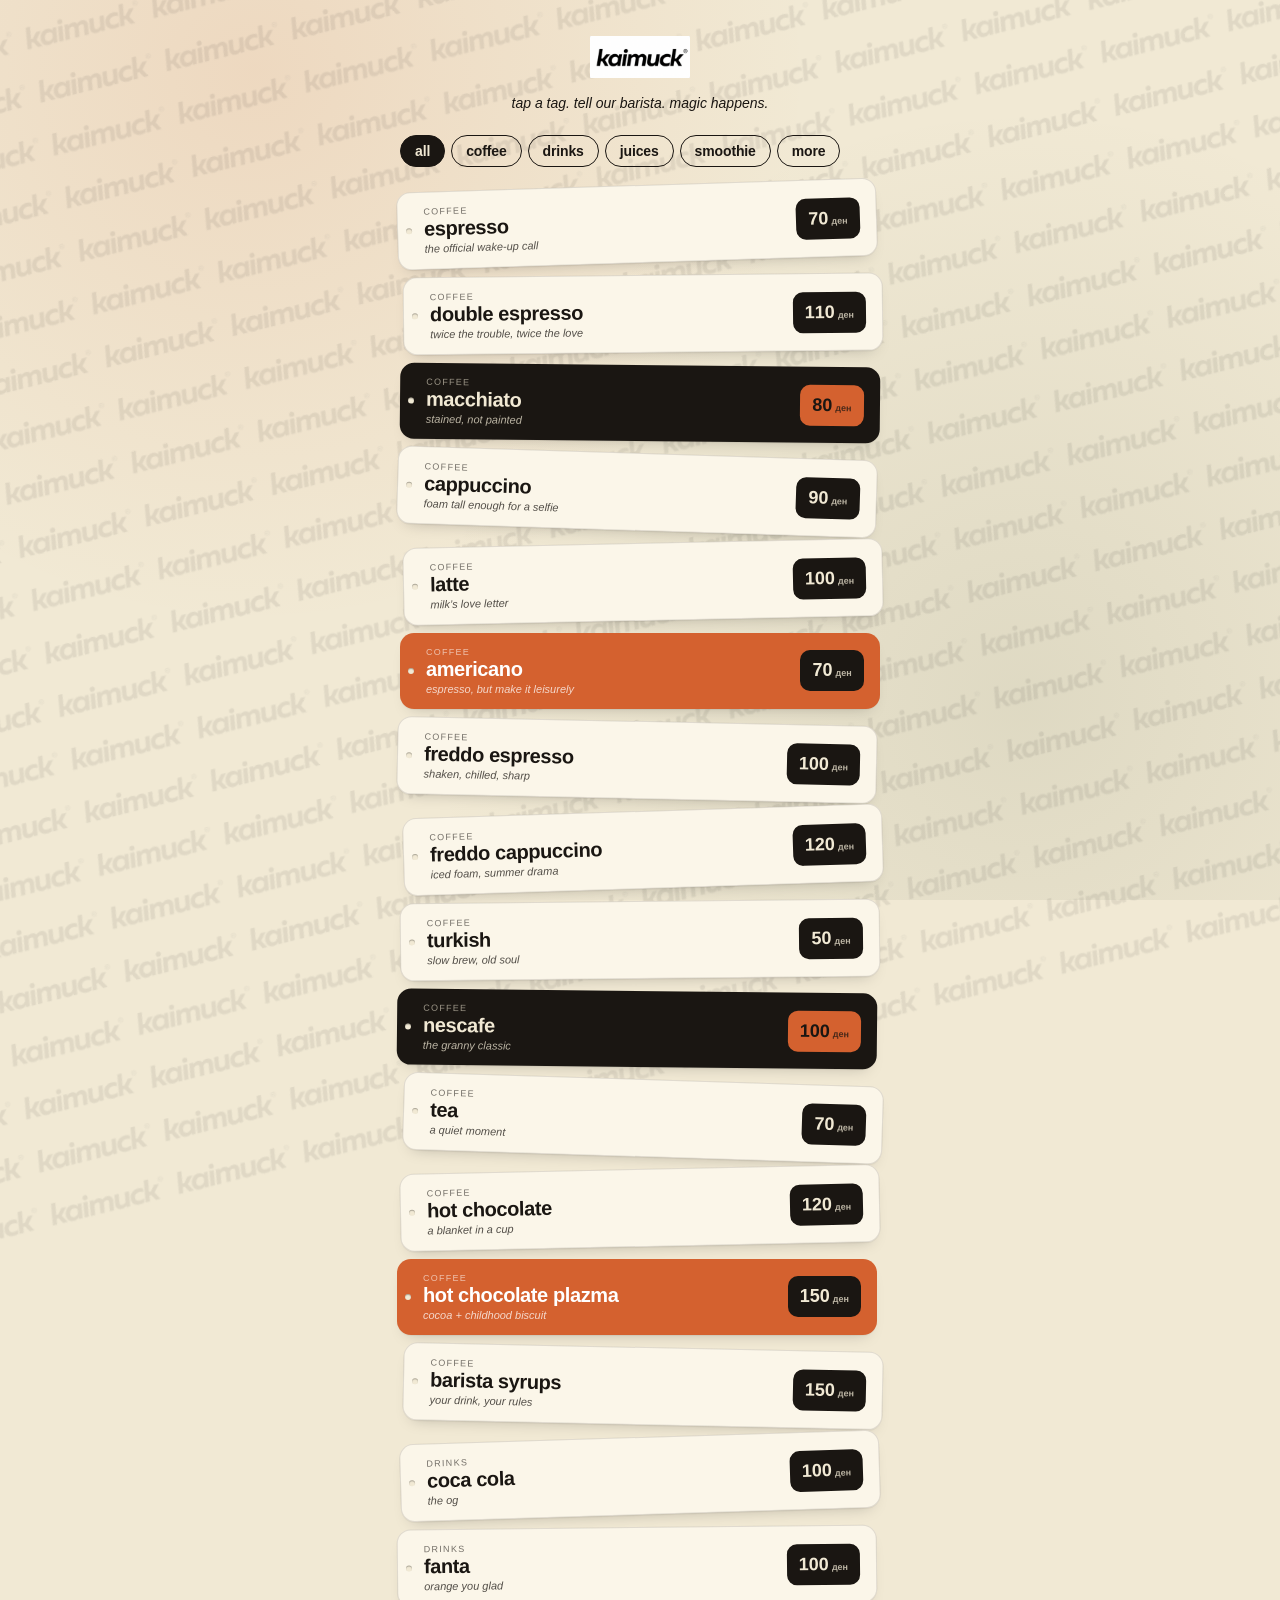
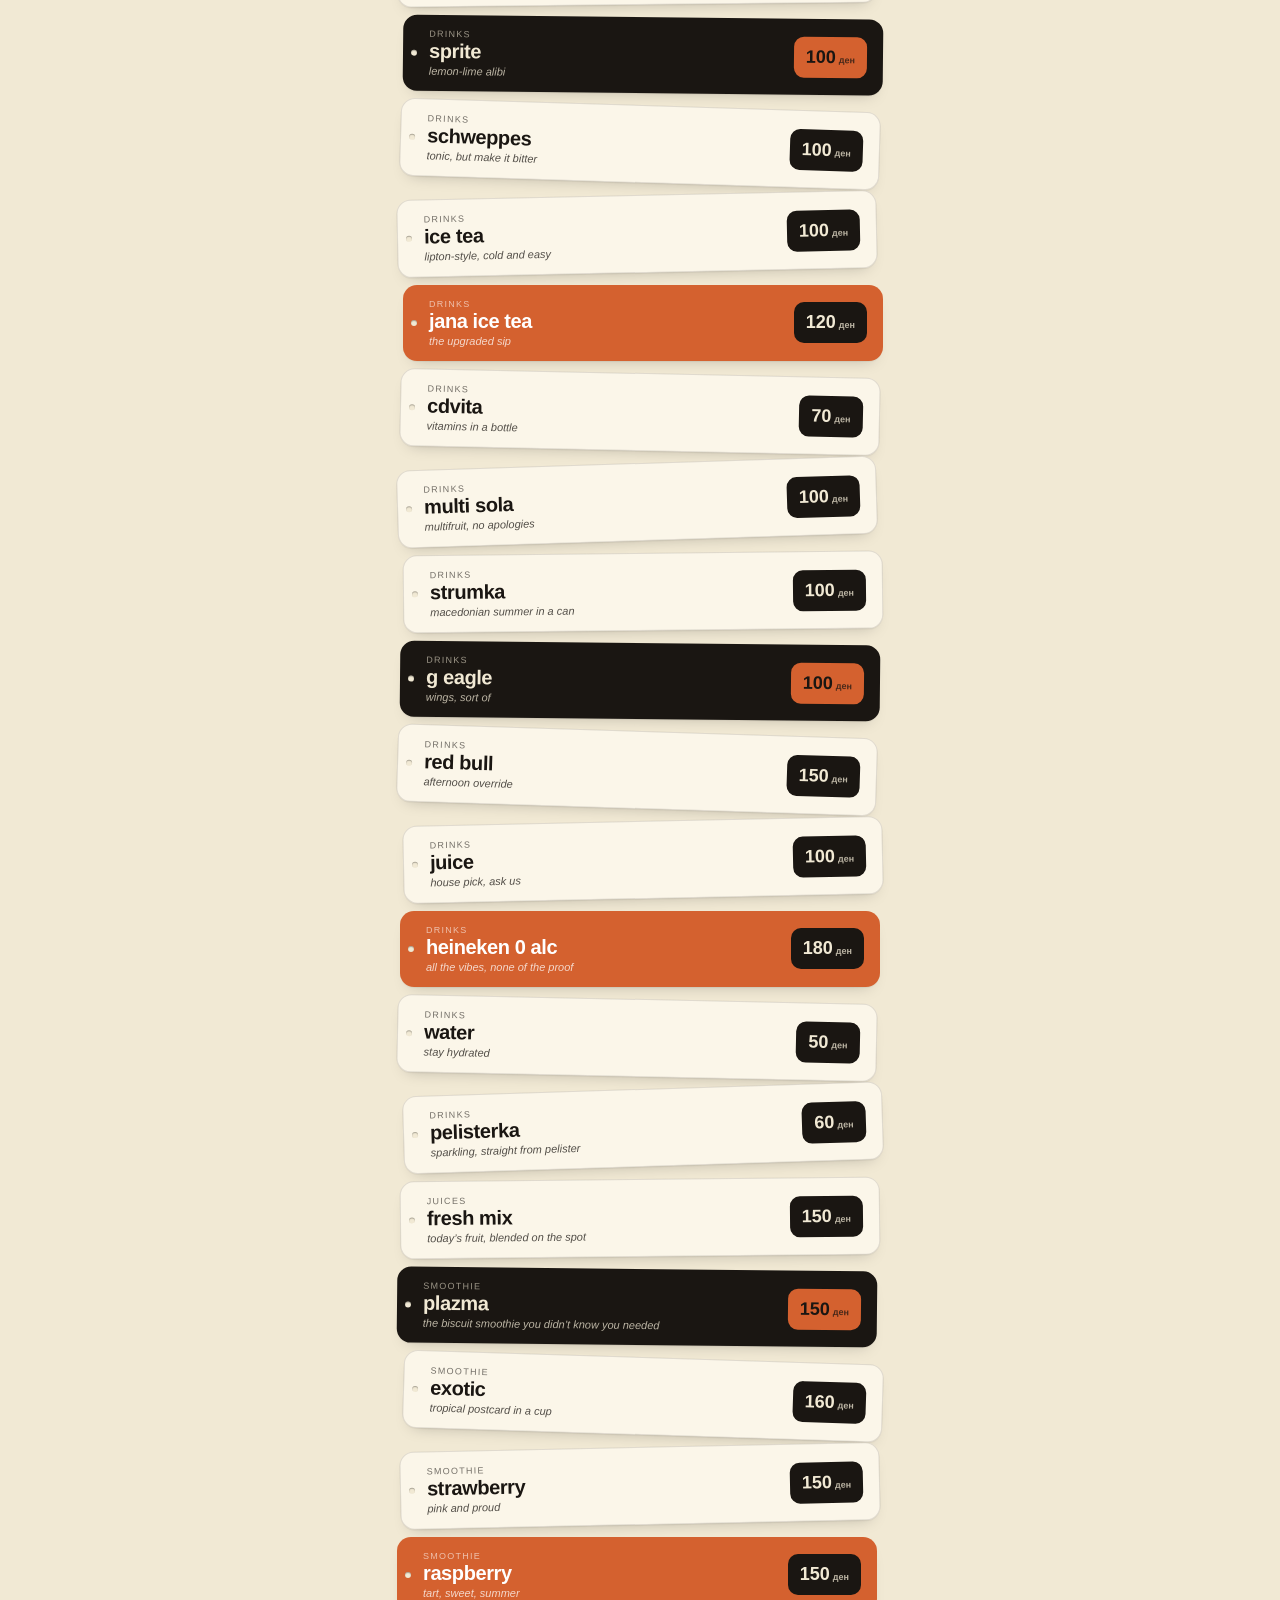
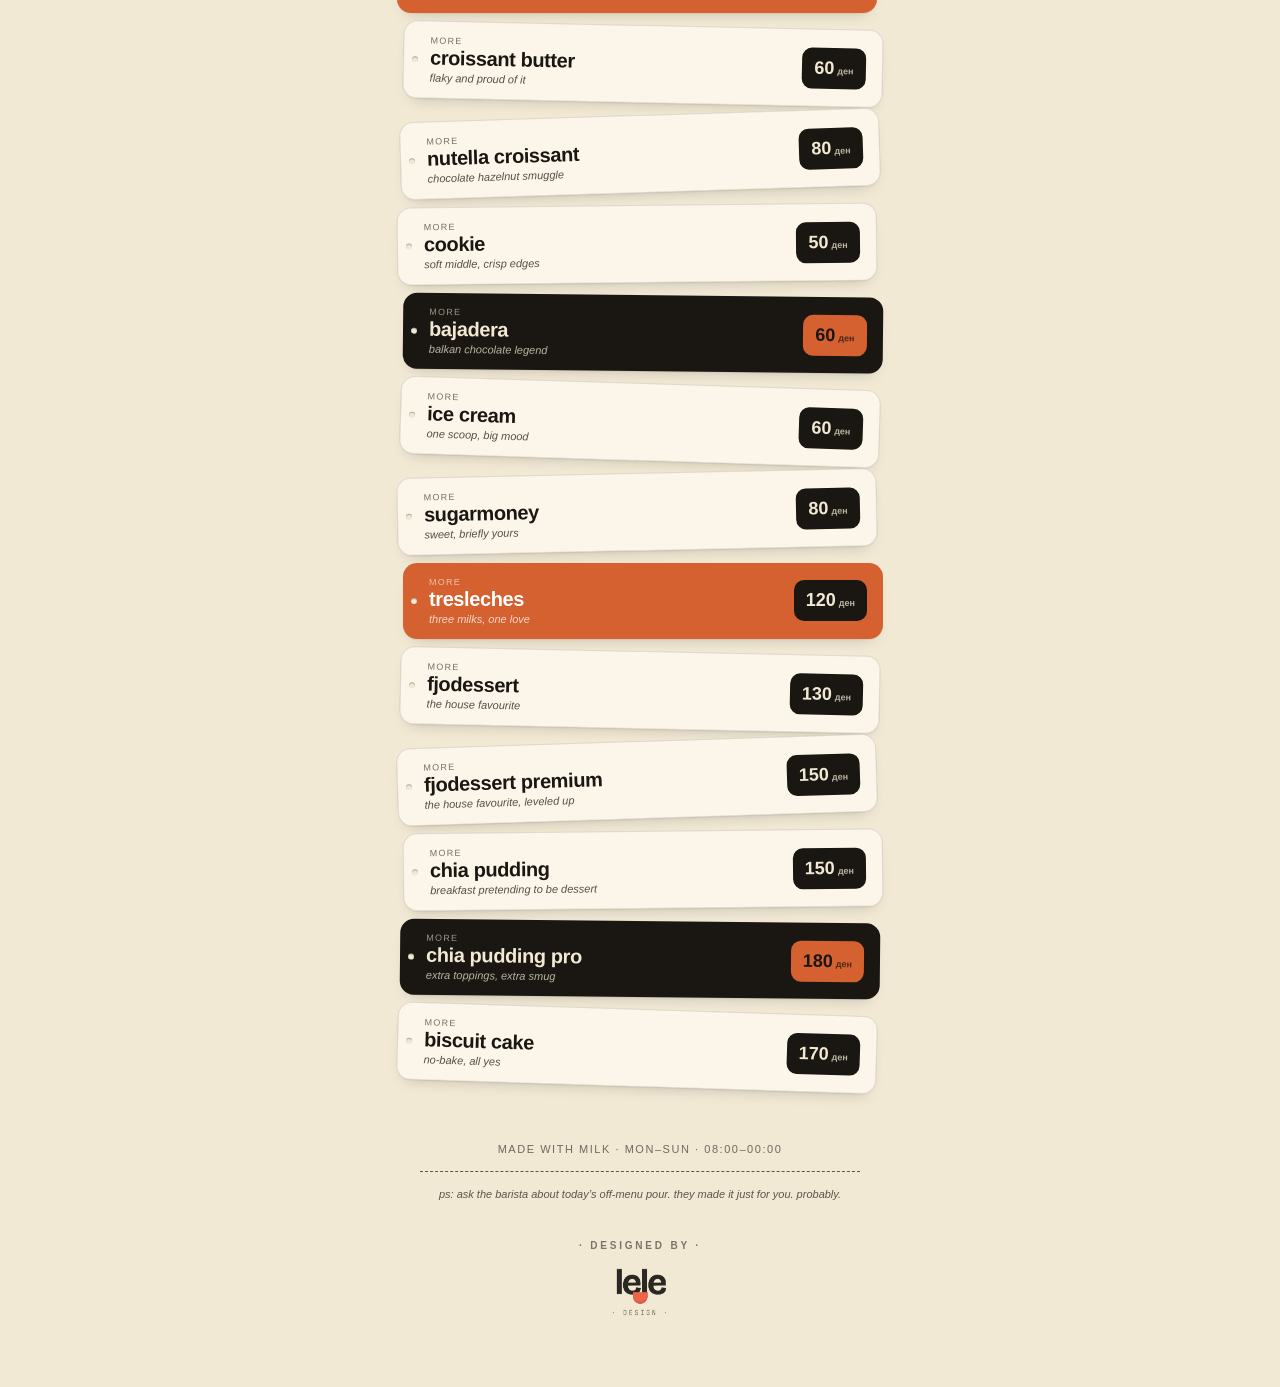
<file: index.html>
<!DOCTYPE html>
<html lang="en">
<head>
  <meta charset="UTF-8" />
  <meta name="viewport" content="width=device-width, initial-scale=1, viewport-fit=cover" />
  <meta name="theme-color" content="#f1e9d4" />
  <meta name="description" content="kaimuck — specialty coffee, skopje. menu." />

  <title>kaimuck · menu</title>

  <!-- Favicon (small inline SVG, no extra file) -->
  <link rel="icon" type="image/svg+xml" href="data:image/svg+xml,
    %3Csvg xmlns='http://www.w3.org/2000/svg' viewBox='0 0 64 64'%3E
      %3Crect width='64' height='64' rx='14' fill='%231a1612'/%3E
      %3Ccircle cx='32' cy='32' r='14' fill='%23d4612f'/%3E
    %3C/svg%3E" />

  <link rel="stylesheet" href="styles.css" />
</head>
<body data-theme="pattern">
  <main>
    <header>
      <img src="assets/kaimuck-logo.png" alt="kaimuck" />
      <p class="tagline" id="hero">tap a tag. tell our barista. magic happens.</p>
    </header>

    <nav class="filters" id="filters" aria-label="menu categories"></nav>

    <section class="wall" id="wall" aria-label="menu items"></section>

    <footer>
      <div class="hours" id="hours">made with milk · mon–sun · 08:00–00:00</div>
      <div class="secret-note" id="secret-note">
        ps: ask the barista about today’s off-menu pour. they made it just for you. probably.
      </div>
      <a class="credit" href="https://instagram.com/leledesigns.mk" target="_blank" rel="noopener noreferrer" aria-label="designed by leledesign — open instagram">
        <span>· designed by ·</span>
        <img src="assets/leledesign-logo.png" alt="leledesign" />
      </a>
    </footer>
  </main>

  <!-- Edit menu items here: -->
  <script src="menu-data.js"></script>
  <!-- Render logic (no build step needed): -->
  <script src="menu.js"></script>
</body>
</html>
</file>
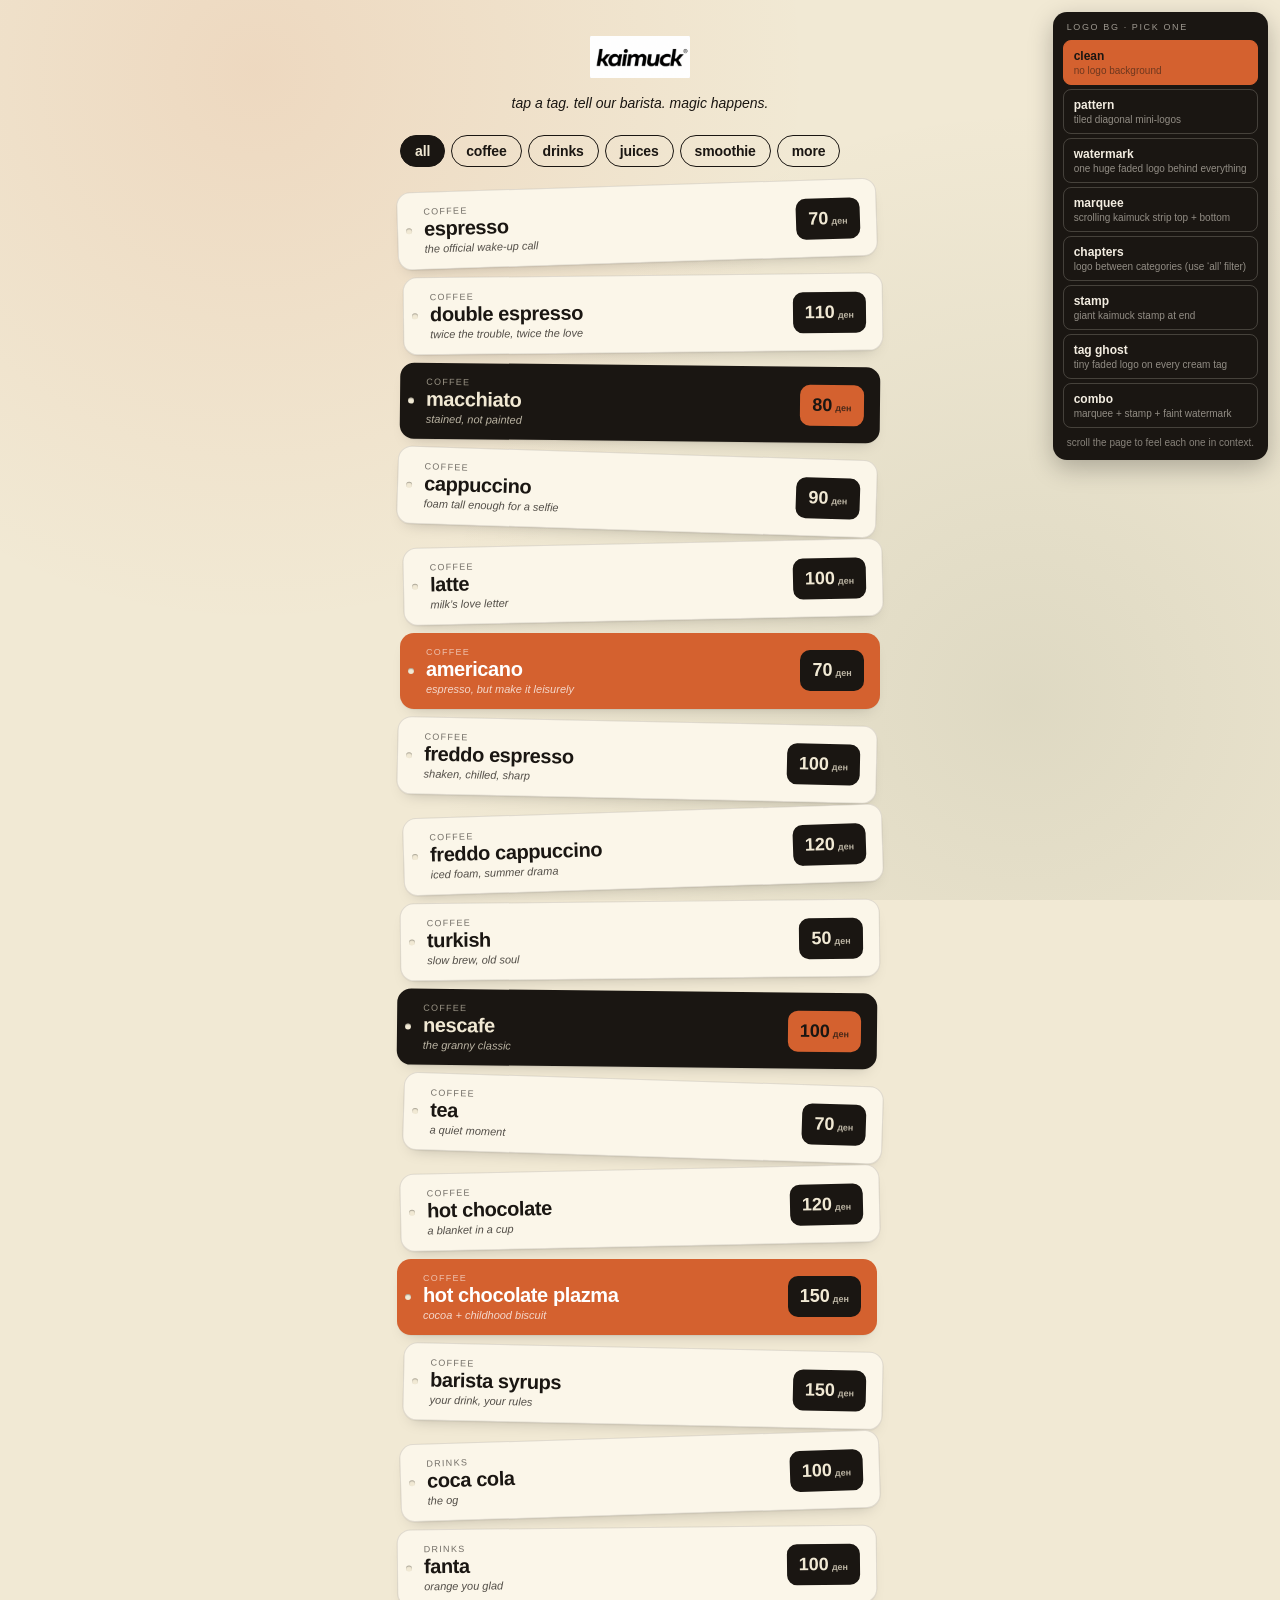
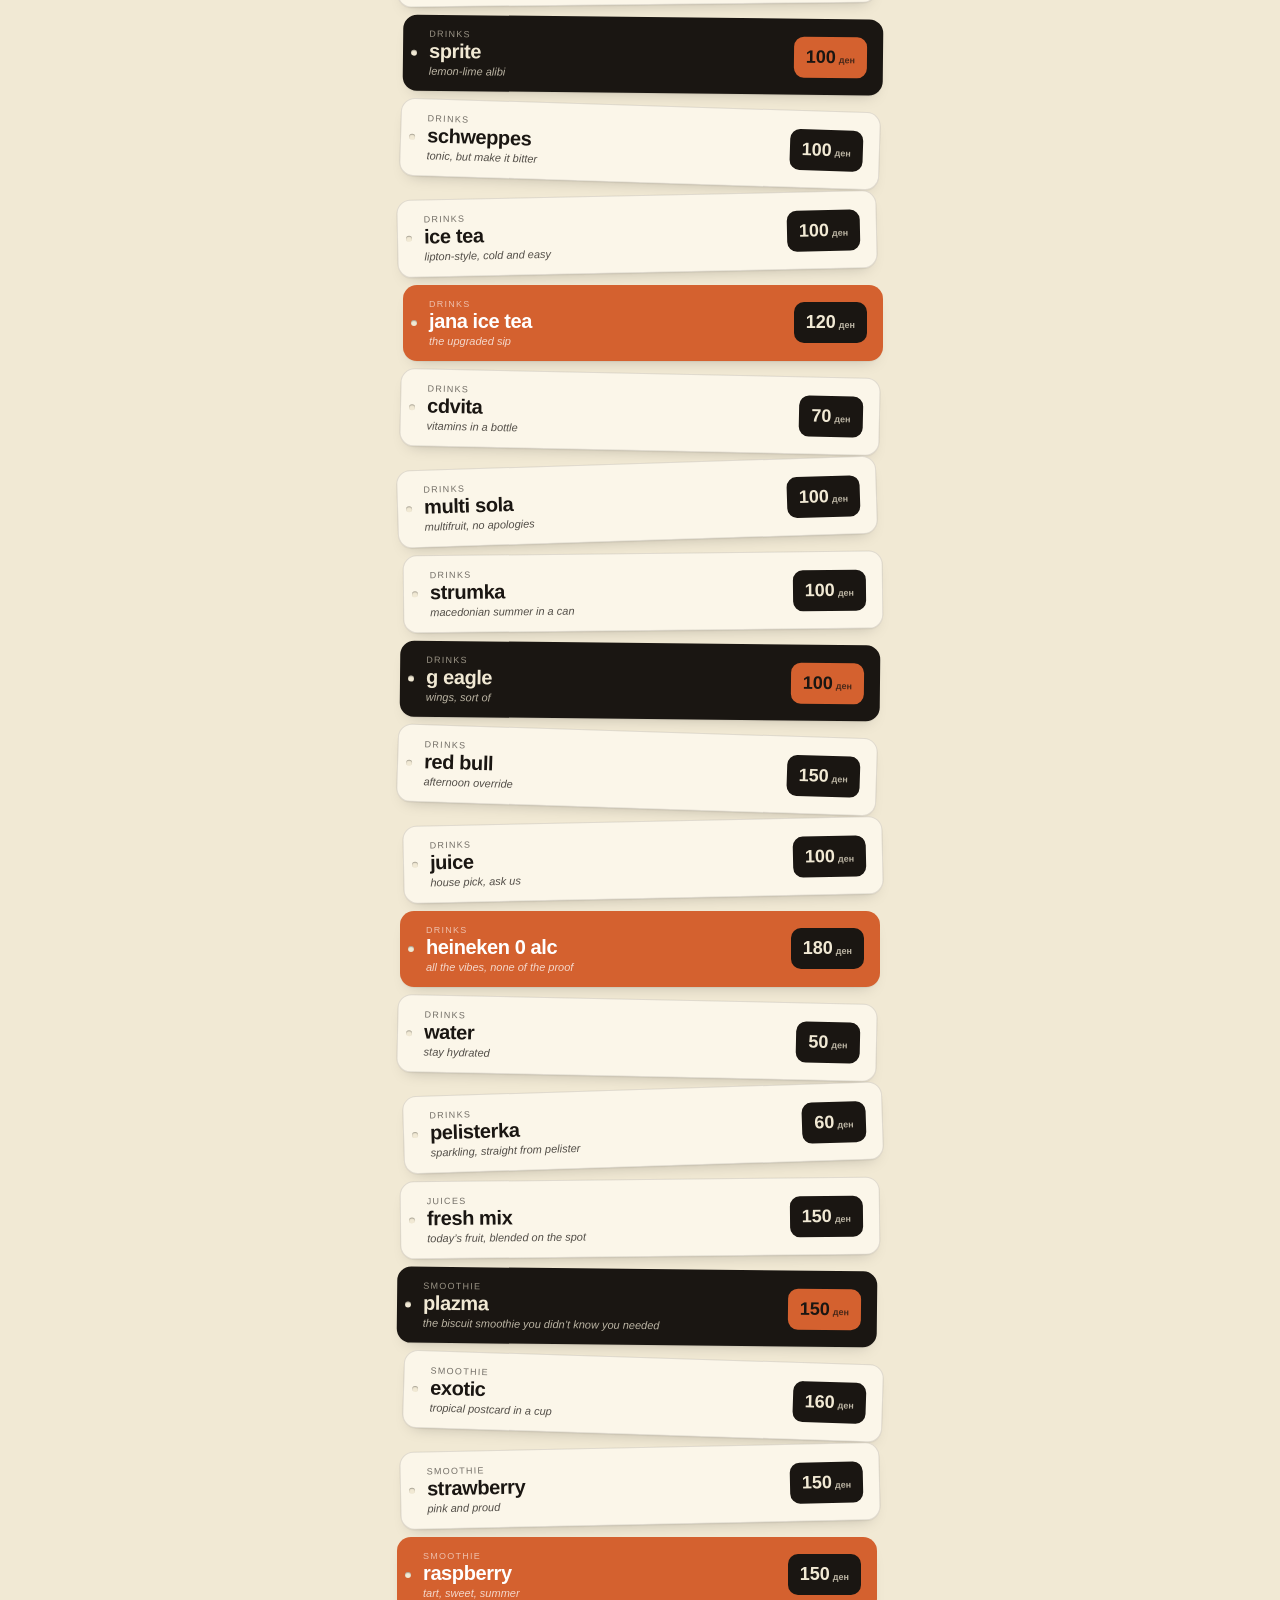
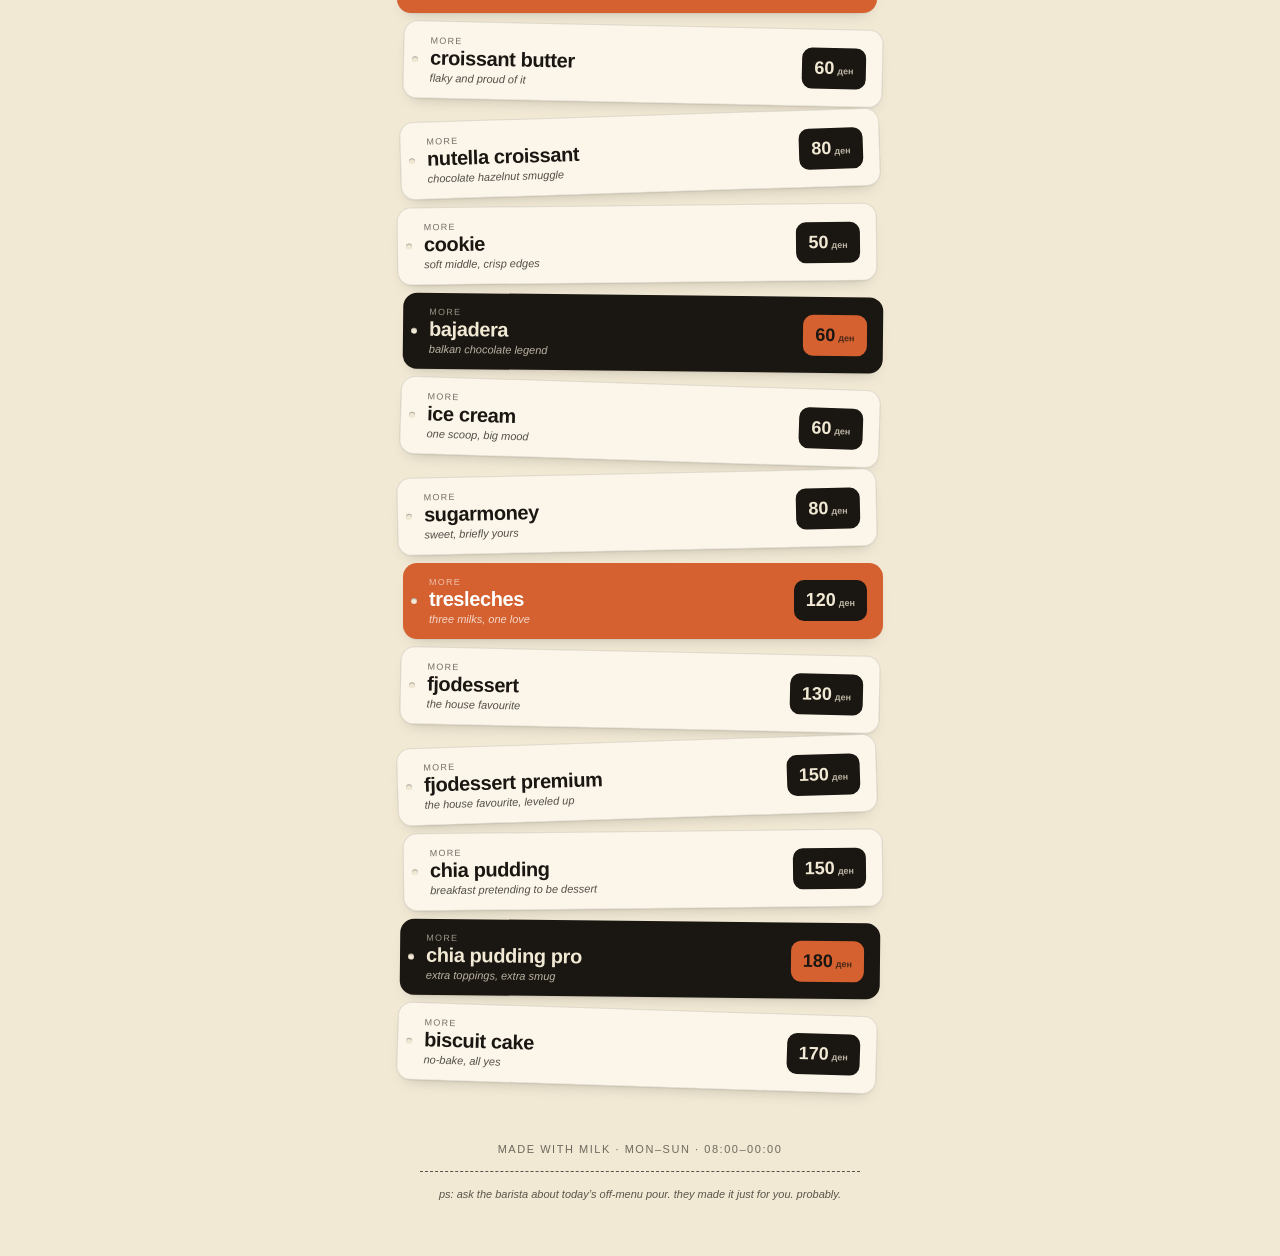
<file: experiments.html>
<!DOCTYPE html>
<html lang="en">
<head>
  <meta charset="UTF-8" />
  <meta name="viewport" content="width=device-width, initial-scale=1, viewport-fit=cover" />
  <meta name="theme-color" content="#f1e9d4" />
  <title>kaimuck · logo experiments</title>

  <link rel="icon" type="image/svg+xml" href="data:image/svg+xml,
    %3Csvg xmlns='http://www.w3.org/2000/svg' viewBox='0 0 64 64'%3E
      %3Crect width='64' height='64' rx='14' fill='%231a1612'/%3E
      %3Ccircle cx='32' cy='32' r='14' fill='%23d4612f'/%3E
    %3C/svg%3E" />

  <link rel="stylesheet" href="styles.css" />
  <style>
    /* Theme switcher panel */
    .theme-switcher {
      position: fixed;
      top: 12px; right: 12px;
      z-index: 200;
      background: #1a1612;
      color: #f3ede1;
      border-radius: 14px;
      padding: 10px;
      box-shadow: 0 8px 24px rgba(0,0,0,0.25);
      max-width: 220px;
      font-family: "Helvetica Neue", Helvetica, Arial, sans-serif;
    }
    .theme-switcher .label {
      font-size: 9px;
      letter-spacing: 0.18em;
      text-transform: uppercase;
      opacity: 0.6;
      margin: 0 4px 8px;
    }
    .theme-switcher .opts {
      display: grid; gap: 4px;
    }
    .theme-switcher button {
      font-family: inherit;
      background: transparent;
      color: inherit;
      border: 1px solid rgba(243,237,225,0.2);
      border-radius: 8px;
      padding: 8px 10px;
      text-align: left;
      font-size: 12px;
      font-weight: 600;
      cursor: pointer;
      transition: background .12s, color .12s;
    }
    .theme-switcher button:hover { background: rgba(243,237,225,0.08); }
    .theme-switcher button.is-active {
      background: #d4612f;
      color: #1a1612;
      border-color: #d4612f;
    }
    .theme-switcher .note {
      font-size: 10px;
      opacity: 0.5;
      margin: 8px 4px 0;
      line-height: 1.4;
    }
    @media (max-width: 480px) {
      .theme-switcher { top: auto; bottom: 12px; right: 12px; max-width: none; }
    }
  </style>
</head>
<body>

<aside class="theme-switcher" id="switcher">
  <div class="label">logo bg · pick one</div>
  <div class="opts" id="opts"></div>
  <div class="note">scroll the page to feel each one in context.</div>
</aside>

<main>
  <header>
    <img src="assets/kaimuck-logo.png" alt="kaimuck" />
    <p class="tagline" id="hero">tap a tag. tell our barista. magic happens.</p>
  </header>

  <nav class="filters" id="filters" aria-label="menu categories"></nav>
  <section class="wall" id="wall" aria-label="menu items"></section>

  <footer>
    <div class="hours" id="hours">MADE WITH MILK · MON–SUN · 08:00–00:00</div>
    <div class="secret-note" id="secret-note">
      ps: ask the barista about today’s off-menu pour. they made it just for you. probably.
    </div>
  </footer>
</main>

<script src="menu-data.js"></script>
<script src="menu.js"></script>

<script>
  // Theme switcher logic
  const THEMES = [
    { id: "",          name: "clean",      desc: "no logo background" },
    { id: "pattern",   name: "pattern",    desc: "tiled diagonal mini-logos" },
    { id: "watermark", name: "watermark",  desc: "one huge faded logo behind everything" },
    { id: "marquee",   name: "marquee",    desc: "scrolling kaimuck strip top + bottom" },
    { id: "chapters",  name: "chapters",   desc: "logo between categories (use ‘all’ filter)" },
    { id: "stamp",     name: "stamp",      desc: "giant kaimuck stamp at end" },
    { id: "tag-ghost", name: "tag ghost",  desc: "tiny faded logo on every cream tag" },
    { id: "combo",     name: "combo",      desc: "marquee + stamp + faint watermark" },
  ];

  const opts = document.getElementById("opts");
  const saved = localStorage.getItem("kaimuck-theme") || "";

  function setTheme(id) {
    if (id) document.body.dataset.theme = id;
    else delete document.body.dataset.theme;
    localStorage.setItem("kaimuck-theme", id);
    [...opts.children].forEach((b) => {
      b.classList.toggle("is-active", b.dataset.id === id);
    });
  }

  for (const t of THEMES) {
    const b = document.createElement("button");
    b.dataset.id = t.id;
    b.innerHTML = `<div>${t.name}</div><div style="opacity:.55;font-weight:400;font-size:10px;margin-top:2px">${t.desc}</div>`;
    b.addEventListener("click", () => setTheme(t.id));
    opts.appendChild(b);
  }
  setTheme(saved);
</script>

</body>
</html>
</file>
<file: styles.css>
/* kaimuck menu — styles */

:root {
  --cream: #f1e9d4;
  --card:  #fbf6e9;
  --ink:   #1a1612;
  --dim:   #7a6a55;
  --accent: #d4612f;   /* terracotta */
  --accent2: #3a4d2a;  /* olive — for secret items */
  --light: #f3ecd6;
}

* { box-sizing: border-box; }

html, body {
  margin: 0; padding: 0;
  background: var(--cream);
  color: var(--ink);
  font-family: "Helvetica Neue", Helvetica, Arial, sans-serif;
  -webkit-font-smoothing: antialiased;
  font-feature-settings: "kern" 1;
}

body {
  min-height: 100dvh;
  background-image:
    radial-gradient(circle at 20% 8%,  rgba(212,97,47,0.12), transparent 42%),
    radial-gradient(circle at 80% 78%, rgba(58,77,42,0.10), transparent 48%);
  background-attachment: fixed;
  padding: env(safe-area-inset-top) env(safe-area-inset-right)
           env(safe-area-inset-bottom) env(safe-area-inset-left);
}

main {
  max-width: 520px;
  margin: 0 auto;
  padding: 28px 16px 0;
}

/* ── Header ── */
header {
  text-align: center;
  padding: 8px 8px 4px;
}
header img {
  height: 42px;
  display: inline-block;
  user-select: none;
  -webkit-user-drag: none;
}
.tagline {
  margin: 12px auto 0;
  font-size: 14px;
  font-style: italic;
  color: var(--ink);
  max-width: 280px;
  line-height: 1.35;
}

/* ── Filter chips ── */
.filters {
  display: flex;
  gap: 6px;
  padding: 18px 4px 6px;
  overflow-x: auto;
  scrollbar-width: none;
  -ms-overflow-style: none;
}
.filters::-webkit-scrollbar { display: none; }

.filter {
  flex: 0 0 auto;
  border: 1.5px solid var(--ink);
  background: transparent;
  color: var(--ink);
  padding: 7px 14px;
  border-radius: 999px;
  font: inherit;
  font-size: 14px;
  font-weight: 700;
  letter-spacing: -0.01em;
  cursor: pointer;
  transition: background .15s, color .15s, transform .1s;
}
.filter:active { transform: scale(0.97); }
.filter.is-active {
  background: var(--ink);
  color: var(--cream);
}

/* ── Tag wall ── */
.wall {
  padding: 12px 4px 8px;
}

.tag {
  margin-bottom: 12px;
  display: flex;
  transition: transform .2s ease;
}
.tag-inner {
  flex: 1;
  background: var(--card);
  color: var(--ink);
  border: 1px solid rgba(26,22,18,0.12);
  border-radius: 14px;
  padding: 14px 16px 14px 22px;
  display: grid;
  grid-template-columns: 1fr auto;
  align-items: center;
  gap: 12px;
  position: relative;
  box-shadow:
    0 1px 0 rgba(0,0,0,0.04),
    0 8px 16px -10px rgba(0,0,0,0.25);
}

/* Perforated hole on the left of every tag */
.tag-inner::before {
  content: "";
  position: absolute;
  left: 8px; top: 50%;
  width: 6px; height: 6px;
  border-radius: 50%;
  background: var(--cream);
  box-shadow: inset 0 1px 1px rgba(0,0,0,0.3);
  transform: translateY(-50%);
}

.tag-body { padding-left: 4px; min-width: 0; }
.tag-cat {
  font-size: 9px;
  letter-spacing: 0.14em;
  text-transform: uppercase;
  opacity: 0.6;
  margin-bottom: 2px;
}
.tag-name {
  font-size: 20px;
  font-weight: 800;
  letter-spacing: -0.02em;
  line-height: 1.05;
}
.tag-desc {
  font-size: 11px;
  font-style: italic;
  opacity: 0.75;
  margin-top: 3px;
}

.tag-badge {
  background: var(--ink);
  color: var(--cream);
  border-radius: 10px;
  padding: 10px 12px;
  font-weight: 800;
  font-size: 18px;
  font-variant-numeric: tabular-nums;
  display: flex;
  align-items: baseline;
  gap: 3px;
  min-width: 64px;
  justify-content: center;
}
.tag-badge .unit { font-size: 9px; opacity: 0.75; font-weight: 700; }

/* ── Palette variants — set by inline class ── */
.tag-inner.v-ink {
  background: var(--ink);
  color: var(--cream);
  border: none;
}
.tag-inner.v-ink .tag-badge { background: var(--accent); color: var(--ink); }
.tag-inner.v-ink::before { background: var(--cream); }

.tag-inner.v-accent {
  background: var(--accent);
  color: #fff;
  border: none;
}
.tag-inner.v-accent .tag-badge { background: var(--ink); color: var(--cream); }
.tag-inner.v-accent::before { background: var(--cream); }

/* Secret = olive tag with dashed border */
.tag-inner.v-secret {
  background: var(--accent2);
  color: var(--light);
  border: 1.5px dashed var(--light);
}
.tag-inner.v-secret .tag-badge {
  background: var(--light);
  color: var(--accent2);
}
.tag-inner.v-secret::before { background: var(--cream); }

/* ── Footer ── */
footer {
  margin-top: 20px;
  padding: 4px 16px calc(40px + env(safe-area-inset-bottom));
  text-align: center;
  color: var(--ink);
}
.hours {
  font-size: 11px;
  letter-spacing: 0.14em;
  text-transform: uppercase;
  opacity: 0.6;
  padding: 12px 0;
}
.secret-note {
  margin: 4px 8px 0;
  padding: 14px 16px;
  border-top: 1px dashed var(--ink);
  font-size: 11px;
  font-style: italic;
  opacity: 0.7;
  line-height: 1.5;
}
.credit {
  margin: 24px auto 0;
  display: flex;
  flex-direction: column;
  align-items: center;
  gap: 0;
  text-decoration: none;
  color: inherit;
  width: fit-content;
  transition: transform .25s ease;
}
.credit:hover { transform: translateY(-2px); }
.credit:hover img { opacity: 1; }

.credit span {
  font-size: 10px;
  letter-spacing: 0.28em;
  text-transform: uppercase;
  color: var(--ink);
  font-weight: 600;
  opacity: 0.55;
  margin-bottom: -14px;   /* pull logo up close to the text */
  position: relative;
  z-index: 2;
}
.credit img {
  height: 110px;
  width: auto;
  opacity: 0.9;
  user-select: none;
  -webkit-user-drag: none;
  transition: opacity .25s ease;
}

/* ── Reduced motion ── */
@media (prefers-reduced-motion: reduce) {
  .tag { transition: none; }
  .marquee-track { animation: none !important; }
}

/* ════════════════════════════════════════════════════════════════
   LOGO BACKGROUND EXPERIMENTS
   Activate by setting <body data-theme="..."> — see experiments.html
   ════════════════════════════════════════════════════════════════ */

/* All themes use position:relative on main to sit above bg overlays */
body[data-theme] main { position: relative; z-index: 2; }
body[data-theme] header img { position: relative; z-index: 2; }

/* ── Theme: pattern ── tiled diagonal mini-logos ── */
body[data-theme="pattern"]::before {
  content: "";
  position: fixed; inset: -20vh -20vw;
  background-image: url('assets/kaimuck-logo-transparent.png');
  background-size: 130px auto;
  background-repeat: repeat;
  opacity: 0.07;
  pointer-events: none;
  z-index: 1;
  transform: rotate(-14deg);
  transform-origin: center;
}

/* ── Theme: watermark ── one huge fixed centered logo ── */
body[data-theme="watermark"]::before {
  content: "";
  position: fixed; inset: 0;
  background-image: url('assets/kaimuck-logo-transparent.png');
  background-position: center 42%;
  background-size: 92% auto;
  background-repeat: no-repeat;
  opacity: 0.06;
  pointer-events: none;
  z-index: 1;
  transform: rotate(-6deg);
}

/* ── Theme: marquee ── scrolling strip top + bottom ── */
.marquee {
  position: sticky; top: 0;
  width: 100%;
  overflow: hidden;
  background: var(--ink);
  color: var(--cream);
  padding: 8px 0;
  z-index: 50;
  border-bottom: 1px solid rgba(243,237,225,0.15);
}
.marquee.bottom {
  position: relative; top: auto;
  margin-top: 24px;
  border-top: 1px solid rgba(243,237,225,0.15);
  border-bottom: none;
  transform: rotate(-1deg);
}
.marquee-track {
  display: inline-flex;
  white-space: nowrap;
  gap: 28px;
  font-size: 14px;
  font-weight: 800;
  letter-spacing: -0.01em;
  animation: marquee-scroll 18s linear infinite;
}
.marquee.bottom .marquee-track { animation-duration: 24s; animation-direction: reverse; }
.marquee-track span { display: inline-flex; align-items: center; gap: 28px; }
.marquee-track .dot { opacity: 0.4; }
@keyframes marquee-scroll {
  from { transform: translateX(0); }
  to   { transform: translateX(-50%); }
}

/* When marquee is active, push main down a touch */
body[data-theme="marquee"] main { padding-top: 12px; }

/* ── Theme: chapters ── big faded logo between categories ── */
.chapter {
  display: flex; align-items: center; justify-content: center;
  padding: 24px 0 4px;
  position: relative;
}
.chapter img {
  height: 56px;
  opacity: 0.12;
  filter: blur(0.2px);
}
.chapter .chapter-label {
  position: absolute;
  font-size: 10px;
  letter-spacing: 0.3em;
  text-transform: uppercase;
  color: var(--ink);
  opacity: 0.5;
  bottom: -4px;
  font-weight: 700;
}

/* ── Theme: stamp ── giant closing stamp at end ── */
.stamp {
  margin: 30px 0 0;
  text-align: center;
  position: relative;
}
.stamp img {
  width: 130%;
  margin-left: -15%;
  opacity: 0.18;
  filter: blur(0.3px);
}
.stamp::after {
  content: "®";
  position: absolute;
  right: 8%;
  top: 20%;
  font-size: 28px;
  font-weight: 700;
  opacity: 0.18;
}

/* ── Theme: tag-ghost ── small faded logo on each cream tag ── */
body[data-theme="tag-ghost"] .tag-inner {
  background-image: url('assets/kaimuck-logo-transparent.png');
  background-position: right 78px center;
  background-size: 90px auto;
  background-repeat: no-repeat;
  background-blend-mode: multiply;
}
/* Hide on dark/colored tag variants where it wouldn't read */
body[data-theme="tag-ghost"] .tag-inner.v-ink,
body[data-theme="tag-ghost"] .tag-inner.v-accent,
body[data-theme="tag-ghost"] .tag-inner.v-secret {
  background-image: none;
}

/* ── Theme: combo ── marquee + stamp + watermark ── */
body[data-theme="combo"]::before {
  content: "";
  position: fixed; inset: 0;
  background-image: url('assets/kaimuck-logo-transparent.png');
  background-position: center 50%;
  background-size: 110% auto;
  background-repeat: no-repeat;
  opacity: 0.04;
  pointer-events: none;
  z-index: 1;
  transform: rotate(-4deg);
}
</file>
